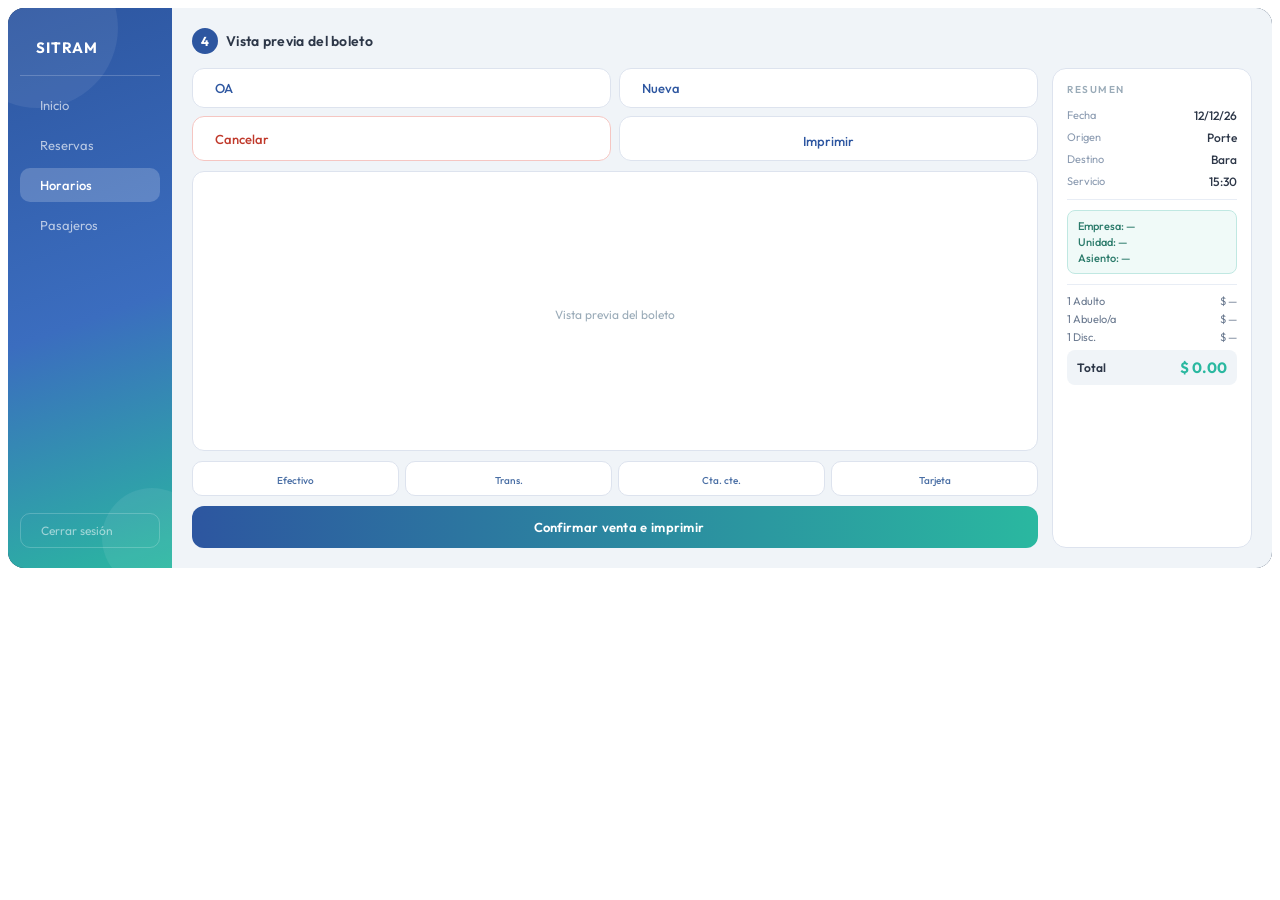
<file: ClaudioVer/index.html>
<!DOCTYPE html>
<html lang="es">
<head>
  <meta charset="UTF-8">
  <meta name="viewport" content="width=device-width, initial-scale=1.0">
  <title>SITRAM — Vista previa del boleto</title>
  <link rel="stylesheet" href="https://fonts.googleapis.com/css2?family=Outfit:wght@300;400;500;600;700&display=swap">
  <link rel="stylesheet" href="styles.css">
</head>
<body>

 
  <div class="sitram-root">
    <nav class="sidebar">
      <div class="orb orb1"></div>
      <div class="orb orb2"></div>
      <div class="sidebar-logo">
        <i class="ti ti-bus" aria-hidden="true"></i>
        <span>SITRAM</span>
      </div>
      <div class="nav-item"><i class="ti ti-home" aria-hidden="true"></i>Inicio</div>
      <div class="nav-item"><i class="ti ti-calendar-event" aria-hidden="true"></i>Reservas</div>
      <div class="nav-item active"><i class="ti ti-clock" aria-hidden="true"></i>Horarios</div>
      <div class="nav-item"><i class="ti ti-users" aria-hidden="true"></i>Pasajeros</div>
      <div class="nav-divider"></div>
      <div class="nav-logout"><i class="ti ti-logout" aria-hidden="true"></i>Cerrar sesión</div>
    </nav>

    <div class="main">
      <div class="step-bar">
        <div class="step-badge">4</div>
        <span class="step-title">Vista previa del boleto</span>
      </div>

      <div class="content-row">
        <div class="left-col">
          <div class="action-grid">
            <button class="solid-btn"><i class="ti ti-ticket" aria-hidden="true"></i>OA</button>
            <button class="solid-btn"><i class="ti ti-plus" aria-hidden="true"></i>Nueva</button>
            <button class="solid-btn danger"><i class="ti ti-x" aria-hidden="true"></i>Cancelar</button>
            <button class="print-btn-large" aria-label="Imprimir boleto">
              <i class="ti ti-printer" aria-hidden="true"></i>
              Imprimir
            </button>
          </div>

          <div class="ticket-preview-box">
            <i class="ti ti-file-text" aria-hidden="true"></i>
            <span>Vista previa del boleto</span>
          </div>

          <div class="payment-row">
            <button class="pay-btn"><i class="ti ti-cash" aria-hidden="true"></i>Efectivo</button>
            <button class="pay-btn"><i class="ti ti-arrows-exchange" aria-hidden="true"></i>Trans.</button>
            <button class="pay-btn"><i class="ti ti-building-bank" aria-hidden="true"></i>Cta. cte.</button>
            <button class="pay-btn"><i class="ti ti-credit-card" aria-hidden="true"></i>Tarjeta</button>
          </div>

          <button class="confirm-bar">
            <i class="ti ti-check" aria-hidden="true"></i>
            Confirmar venta e imprimir
          </button>
        </div>

        <div class="right-col">
          <div class="summary-card">
            <div class="summary-title">Resumen</div>
            <div class="summary-field">
              <span class="field-label">Fecha</span>
              <span class="field-value">12/12/26</span>
            </div>
            <div class="summary-field">
              <span class="field-label">Origen</span>
              <span class="field-value">Porte</span>
            </div>
            <div class="summary-field">
              <span class="field-label">Destino</span>
              <span class="field-value">Bara</span>
            </div>
            <div class="summary-field">
              <span class="field-label">Servicio</span>
              <span class="field-value">15:30</span>
            </div>
            <div class="summary-divider"></div>
            <div class="entity-badge">
              <div class="entity-row">Empresa: —</div>
              <div class="entity-row">Unidad: —</div>
              <div class="entity-row">Asiento: —</div>
            </div>
            <div class="summary-divider"></div>
            <div class="line-item"><span>1 Adulto</span><span>$ —</span></div>
            <div class="line-item"><span>1 Abuelo/a</span><span>$ —</span></div>
            <div class="line-item"><span>1 Disc.</span><span>$ —</span></div>
            <div class="total-row">
              <span class="total-label">Total</span>
              <span class="total-value">$ 0.00</span>
            </div>
          </div>
        </div>
      </div>
    </div>
  </div>

</body>
</html>
</file>
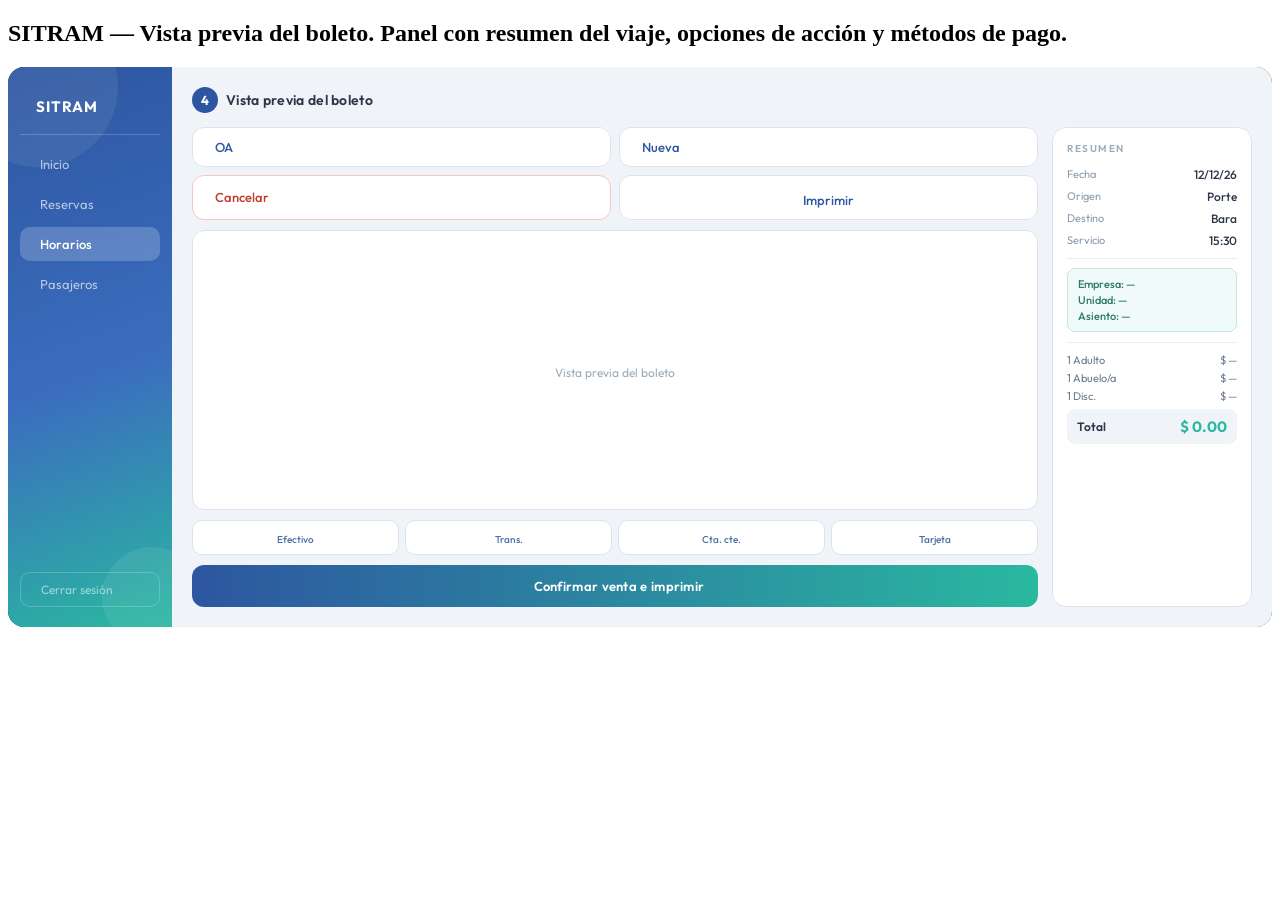
<file: proyectoepico/index.html>
<!DOCTYPE html>
<html lang="es">
<head>
  <meta charset="UTF-8">
  <meta name="viewport" content="width=device-width, initial-scale=1.0">
  <title>SITRAM — Vista previa del boleto</title>
  <link rel="stylesheet" href="https://fonts.googleapis.com/css2?family=Outfit:wght@300;400;500;600;700&display=swap">
  <link rel="stylesheet" href="styles.css">
</head>
<body>

  <h2 class="sr-only">SITRAM — Vista previa del boleto. Panel con resumen del viaje, opciones de acción y métodos de pago.</h2>

  <div class="sitram-root">
    <nav class="sidebar">
      <div class="orb orb1"></div>
      <div class="orb orb2"></div>
      <div class="sidebar-logo">
        <i class="ti ti-bus" aria-hidden="true"></i>
        <span>SITRAM</span>
      </div>
      <div class="nav-item"><i class="ti ti-home" aria-hidden="true"></i>Inicio</div>
      <div class="nav-item"><i class="ti ti-calendar-event" aria-hidden="true"></i>Reservas</div>
      <div class="nav-item active"><i class="ti ti-clock" aria-hidden="true"></i>Horarios</div>
      <div class="nav-item"><i class="ti ti-users" aria-hidden="true"></i>Pasajeros</div>
      <div class="nav-divider"></div>
      <div class="nav-logout"><i class="ti ti-logout" aria-hidden="true"></i>Cerrar sesión</div>
    </nav>

    <div class="main">
      <div class="step-bar">
        <div class="step-badge">4</div>
        <span class="step-title">Vista previa del boleto</span>
      </div>

      <div class="content-row">
        <div class="left-col">
          <div class="action-grid">
            <button class="solid-btn"><i class="ti ti-ticket" aria-hidden="true"></i>OA</button>
            <button class="solid-btn"><i class="ti ti-plus" aria-hidden="true"></i>Nueva</button>
            <button class="solid-btn danger"><i class="ti ti-x" aria-hidden="true"></i>Cancelar</button>
            <button class="print-btn-large" aria-label="Imprimir boleto">
              <i class="ti ti-printer" aria-hidden="true"></i>
              Imprimir
            </button>
          </div>

          <div class="ticket-preview-box">
            <i class="ti ti-file-text" aria-hidden="true"></i>
            <span>Vista previa del boleto</span>
          </div>

          <div class="payment-row">
            <button class="pay-btn"><i class="ti ti-cash" aria-hidden="true"></i>Efectivo</button>
            <button class="pay-btn"><i class="ti ti-arrows-exchange" aria-hidden="true"></i>Trans.</button>
            <button class="pay-btn"><i class="ti ti-building-bank" aria-hidden="true"></i>Cta. cte.</button>
            <button class="pay-btn"><i class="ti ti-credit-card" aria-hidden="true"></i>Tarjeta</button>
          </div>

          <button class="confirm-bar">
            <i class="ti ti-check" aria-hidden="true"></i>
            Confirmar venta e imprimir
          </button>
        </div>

        <div class="right-col">
          <div class="summary-card">
            <div class="summary-title">Resumen</div>
            <div class="summary-field">
              <span class="field-label">Fecha</span>
              <span class="field-value">12/12/26</span>
            </div>
            <div class="summary-field">
              <span class="field-label">Origen</span>
              <span class="field-value">Porte</span>
            </div>
            <div class="summary-field">
              <span class="field-label">Destino</span>
              <span class="field-value">Bara</span>
            </div>
            <div class="summary-field">
              <span class="field-label">Servicio</span>
              <span class="field-value">15:30</span>
            </div>
            <div class="summary-divider"></div>
            <div class="entity-badge">
              <div class="entity-row">Empresa: —</div>
              <div class="entity-row">Unidad: —</div>
              <div class="entity-row">Asiento: —</div>
            </div>
            <div class="summary-divider"></div>
            <div class="line-item"><span>1 Adulto</span><span>$ —</span></div>
            <div class="line-item"><span>1 Abuelo/a</span><span>$ —</span></div>
            <div class="line-item"><span>1 Disc.</span><span>$ —</span></div>
            <div class="total-row">
              <span class="total-label">Total</span>
              <span class="total-value">$ 0.00</span>
            </div>
          </div>
        </div>
      </div>
    </div>
  </div>

</body>
</html>
</file>
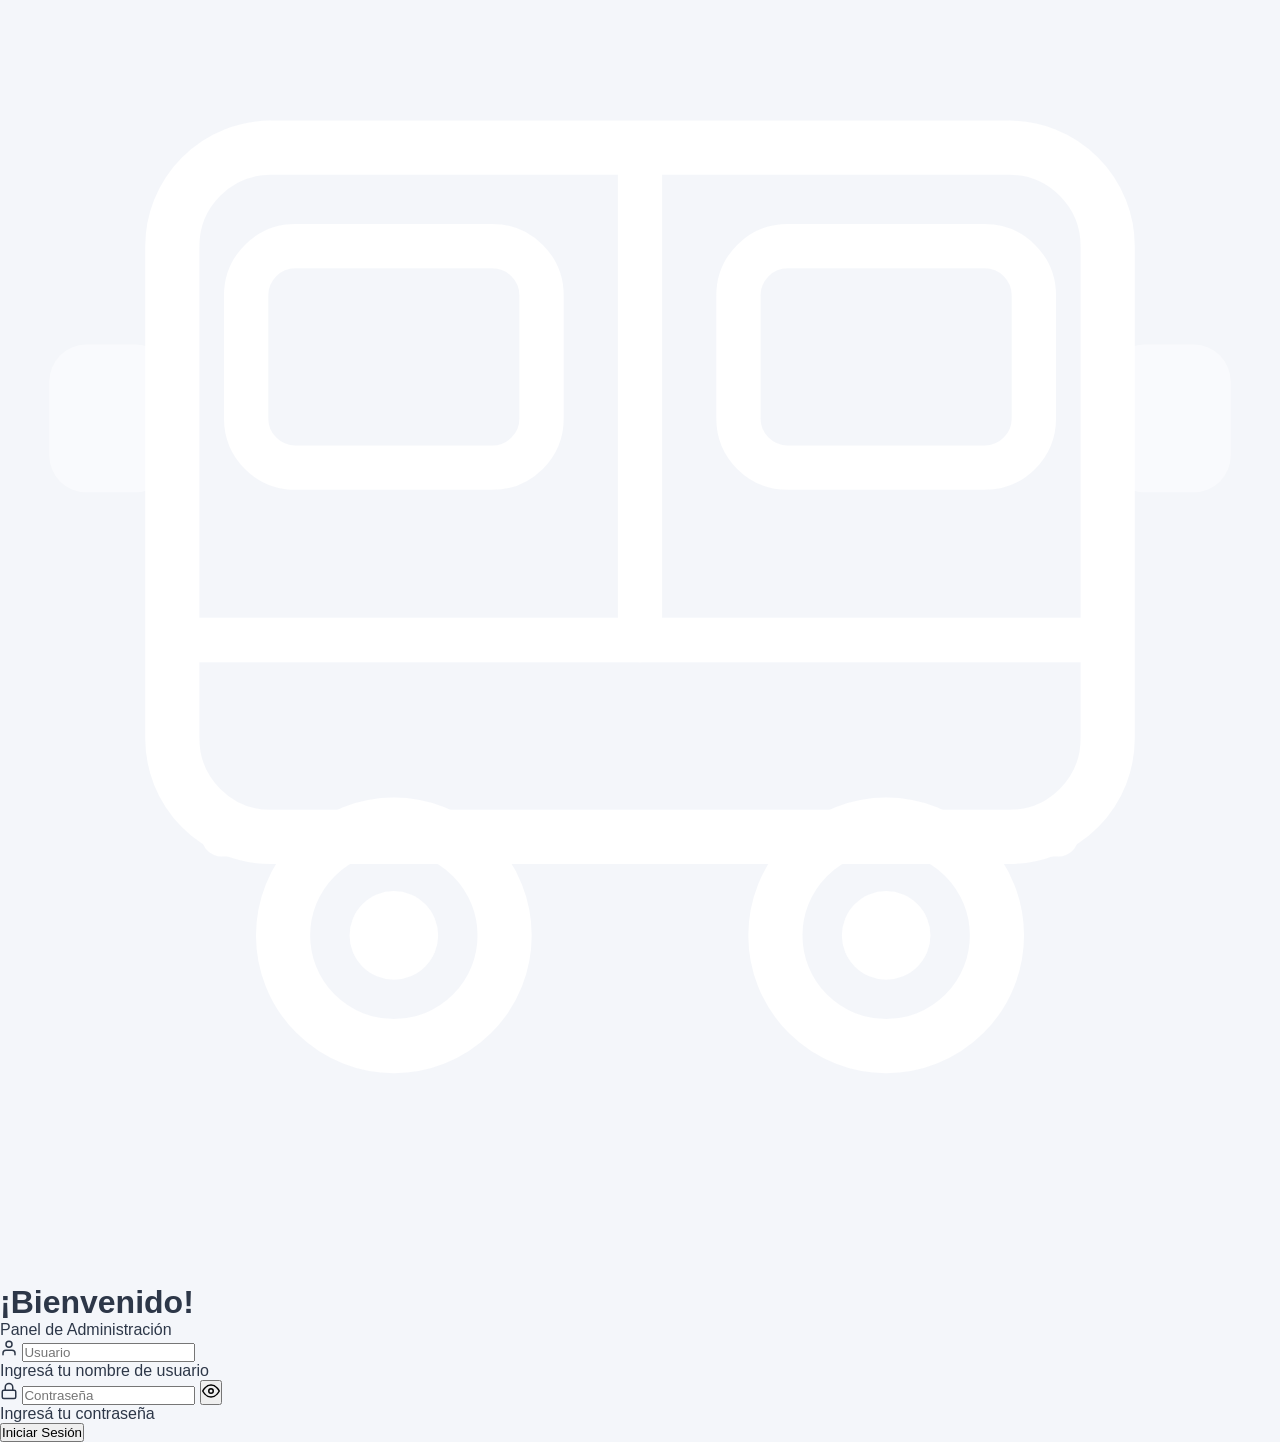
<file: login.html>
<!DOCTYPE html>
<html lang="es">
<head>
  <meta charset="UTF-8">
  <meta name="viewport" content="width=device-width, initial-scale=1.0">
  <title>Iniciar Sesion</title>
  <link rel="stylesheet" href="./assets/styles/styles.css">
</head>
<body>

  <div class="bg-circles">
    <span></span><span></span><span></span><span></span>
  </div>

  <div class="card">
    <div class="header">
      <div class="bus-icon" title="Panel de Administración">
        <svg viewBox="0 0 52 52" fill="none" xmlns="http://www.w3.org/2000/svg">
          <rect x="7" y="6" width="38" height="28" rx="4" stroke="white" stroke-width="2.2"/>
          <line x1="26" y1="6" x2="26" y2="26" stroke="white" stroke-width="1.8" stroke-linecap="round"/>
          <line x1="7" y1="26" x2="45" y2="26" stroke="white" stroke-width="1.8"/>
          <rect x="10" y="10" width="12" height="9" rx="2" stroke="white" stroke-width="1.8"/>
          <rect x="30" y="10" width="12" height="9" rx="2" stroke="white" stroke-width="1.8"/>
          <line x1="9" y1="34" x2="43" y2="34" stroke="white" stroke-width="1.6" stroke-linecap="round"/>
          <circle cx="16" cy="38" r="4.5" stroke="white" stroke-width="2.2"/>
          <circle cx="16" cy="38" r="1.8" fill="white"/>
          <circle cx="36" cy="38" r="4.5" stroke="white" stroke-width="2.2"/>
          <circle cx="36" cy="38" r="1.8" fill="white"/>
          <rect x="2" y="14" width="5" height="6" rx="1.5" fill="rgba(255,255,255,0.45)"/>
          <rect x="45" y="14" width="5" height="6" rx="1.5" fill="rgba(255,255,255,0.45)"/>
        </svg>
      </div>
      <h1>¡Bienvenido!</h1>
      <p class="subtitle">Panel de Administración</p>
    </div>

    <div class="form-group">
      <div class="input-wrapper">
        <span class="input-icon" aria-hidden="true">
          <svg width="18" height="18" viewBox="0 0 24 24" fill="none" stroke="currentColor" stroke-width="2" stroke-linecap="round" stroke-linejoin="round">
            <path d="M20 21v-2a4 4 0 0 0-4-4H8a4 4 0 0 0-4 4v2"/><circle cx="12" cy="7" r="4"/>
          </svg>
        </span>
        <input type="text" id="usuario" placeholder="Usuario" autocomplete="username" spellcheck="false"/>
      </div>
      <p class="error-msg" id="err-usuario">Ingresá tu nombre de usuario</p>
    </div>

    <div class="form-group">
      <div class="input-wrapper">
        <span class="input-icon" aria-hidden="true">
          <svg width="18" height="18" viewBox="0 0 24 24" fill="none" stroke="currentColor" stroke-width="2" stroke-linecap="round" stroke-linejoin="round">
            <rect x="3" y="11" width="18" height="11" rx="2"/><path d="M7 11V7a5 5 0 0 1 10 0v4"/>
          </svg>
        </span>
        <input type="password" id="contrasena" placeholder="Contraseña" autocomplete="current-password"/>
        <button class="toggle-pw" type="button" id="togglePw" aria-label="Mostrar contraseña">
          <svg id="eyeIcon" width="18" h  eight="18" viewBox="0 0 24 24" fill="none" stroke="currentColor" stroke-width="2" stroke-linecap="round" stroke-linejoin="round">
            <path d="M1 12s4-8 11-8 11 8 11 8-4 8-11 8-11-8-11-8z"/><circle cx="12" cy="12" r="3"/>
          </svg>
        </button>
      </div>
      <p class="error-msg" id="err-contrasena">Ingresá tu contraseña</p>
    </div>

    <button class="btn-submit" id="btnLogin" onclick="handleLogin()">
      <span class="btn-text">Iniciar Sesión</span>
      <div class="spinner"></div>
    </button>
  </div>

  <div class="toast" id="toast"></div>

  <script src="./js/main.js"></script>
</body>
</html>
</file>
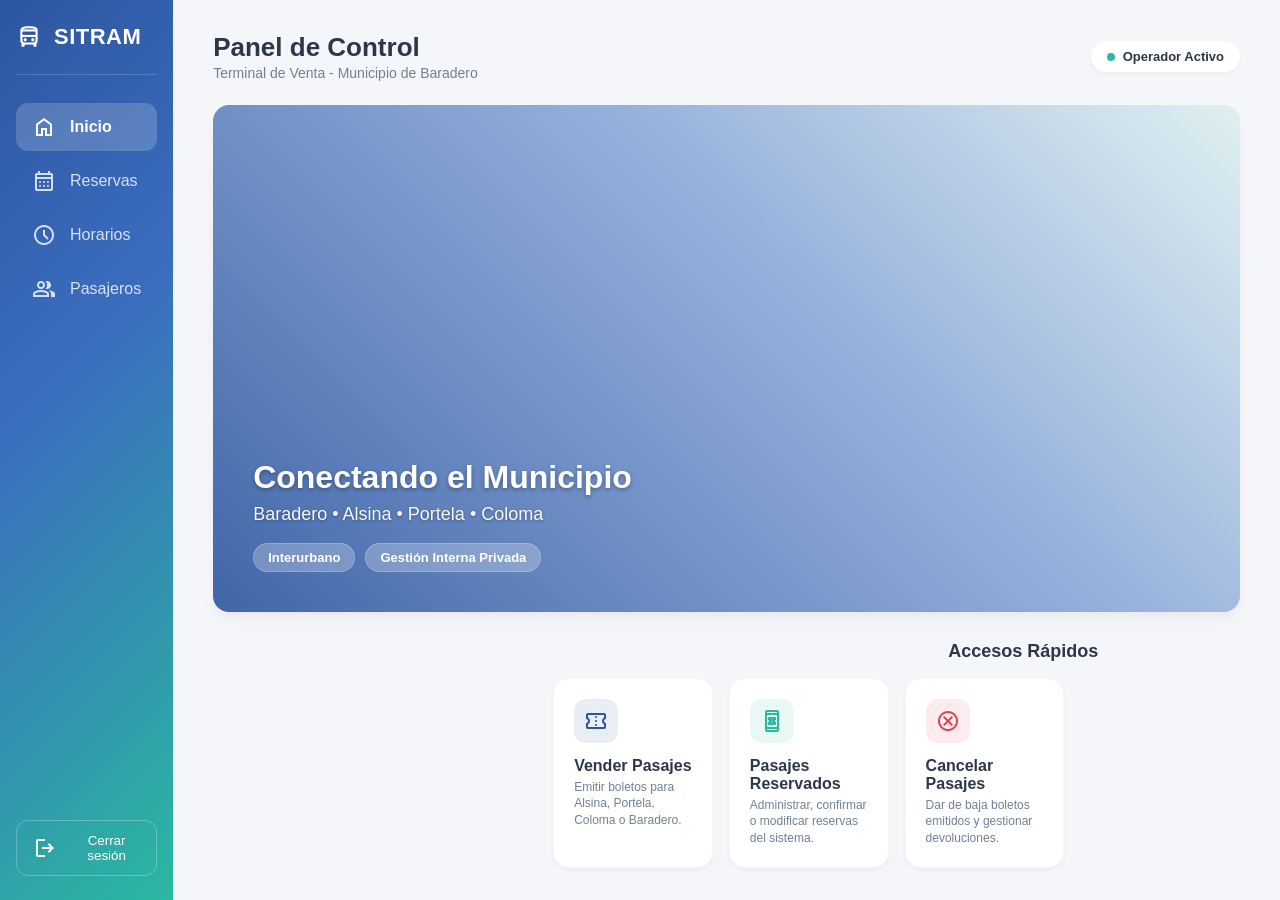
<file: sidebar.html>
<!DOCTYPE html>
<html lang="es">
<head>
    <meta charset="UTF-8">
    <meta name="viewport" content="width=device-width, initial-scale=1.0">
    <title>SITRAM - Inicio</title>
    <!-- Iconos de Google Material Symbols -->
    <link rel="stylesheet" href="https://fonts.googleapis.com/css2?family=Material+Symbols+Outlined:opsz,wght,FILL,GRAD@24,400,0,0" />
    <link rel="stylesheet" href="./assets/styles/styles.css">
</head>
<body>

    <div class="app-container">
        <!-- SIDEBAR CON EL DEGRADADO EXACTO -->
        <aside class="sidebar">
            <div class="sidebar-header">
                <span class="material-symbols-outlined icon-bus">directions_bus</span>
                <h1 class="brand-title">SITRAM</h1>
            </div>
            
            <nav class="sidebar-nav">
                <a href="#" class="nav-item active">
                    <span class="material-symbols-outlined">home</span>
                    Inicio
                </a>
                <a href="#" class="nav-item">
                    <span class="material-symbols-outlined">calendar_month</span>
                    Reservas
                </a>
                <a href="#" class="nav-item">
                    <span class="material-symbols-outlined">schedule</span>
                    Horarios
                </a>
                <a href="#" class="nav-item">
                    <span class="material-symbols-outlined">group</span>
                    Pasajeros
                </a>
            </nav>

            <div class="sidebar-footer">
                <button class="btn-logout">
                    <span class="material-symbols-outlined">logout</span>
                    Cerrar sesión
                </button>
            </div>
        </aside>

        <!-- MAIN CONTENT -->
        <main class="main-content">
            
            <!-- HEADER DE BIENVENIDA -->
            <header class="content-header">
                <div class="welcome-text">
                    <h2>Panel de Control</h2>
                    <p>Terminal de Venta - Municipio de Baradero</p>
                </div>
                <div class="system-status">
                    <span class="status-indicator"></span> Operador Activo
                </div>
            </header>

            <!-- IMAGEN HORIZONTAL AGRANDADA Y OPTIMIZADA -->
            <section class="home-banner-horizontal">
                <div class="banner-overlay"></div>
                <div class="banner-content">
                    <h3>Conectando el Municipio</h3>
                    <p>Baradero • Alsina • Portela • Coloma</p>
                    <div class="route-tags">
                        <span class="tag">Interurbano</span>
                        <span class="tag">Gestión Interna Privada</span>
                    </div>
                </div>
            </section>

            <!-- 4 BOTONES EN HORIZONTAL INFERIOR -->
            <section class="quick-actions-horizontal">
                <h3 class="acceso">Accesos Rápidos</h3>
                <div class="grid-actions-horizontal">
                    
                    <button class="action-card btn-vender" onclick="navigate('vender')">
                        <div class="card-icon-wrapper">
                            <span class="material-symbols-outlined">confirmation_number</span>
                        </div>
                        <div class="card-info">
                            <h4>Vender Pasajes</h4>
                            <p>Emitir boletos para Alsina, Portela, Coloma o Baradero.</p>
                        </div>
                    </button>

                    
                    <button class="action-card btn-reservas" onclick="navigate('reservas')">
                        <div class="card-icon-wrapper">
                            <span class="material-symbols-outlined">book_online</span>
                        </div>
                        <div class="card-info">
                            <h4>Pasajes Reservados</h4>
                            <p>Administrar, confirmar o modificar reservas del sistema.</p>
                        </div>
                    </button>

                    <button class="action-card btn-cancelar" onclick="navigate('cancelar')">
                        <div class="card-icon-wrapper">
                            <span class="material-symbols-outlined">cancel</span>
                        </div>
                        <div class="card-info">
                            <h4>Cancelar Pasajes</h4>
                            <p>Dar de baja boletos emitidos y gestionar devoluciones.</p>
                        </div>
                    </button>

                </div>
            </section>
        </main>
    </div>

    <script src="./js/main.js"></script>
</body>
</html>
</file>
<file: ClaudioVer/styles.css>
/* ==========================================================================
   Contenedor Raíz y Estructura Base
   ========================================================================== */
.sitram-root {
  font-family: 'Outfit', sans-serif;
  min-height: 560px;
  background: #1a2e4a;
  display: flex;
  border-radius: 16px;
  overflow: hidden;
  position: relative;
}

/* ==========================================================================
   Barra Lateral (Sidebar)
   ========================================================================== */
.sidebar {
  width: 140px;
  background: linear-gradient(160deg, #2d56a0 0%, #3b6dbf 55%, #2ab8a0 100%);
  padding: 20px 12px;
  display: flex;
  flex-direction: column;
  gap: 6px;
  flex-shrink: 0;
  position: relative;
  overflow: hidden;
}

/* Orbes decorativos de fondo en el menú */
.orb {
  position: absolute;
  border-radius: 50%;
  background: rgba(255,255,255,0.07);
  pointer-events: none;
}
.orb1 { width: 160px; height: 160px; top: -60px; left: -50px; }
.orb2 { width: 100px; height: 100px; bottom: -20px; right: -30px; }

/* Logo del sistema */
.sidebar-logo {
  display: flex;
  align-items: center;
  gap: 8px;
  padding: 10px 8px 18px;
  border-bottom: 0.5px solid rgba(255,255,255,0.2);
  margin-bottom: 6px;
  position: relative;
}
.sidebar-logo i { font-size: 20px; color: #fff; }
.sidebar-logo span { font-size: 15px; font-weight: 700; color: #fff; letter-spacing: 1px; }

/* Elementos de menú e ítems activos */
.nav-item {
  padding: 9px 12px;
  border-radius: 10px;
  font-size: 13px;
  color: rgba(255,255,255,0.65);
  cursor: pointer;
  display: flex;
  align-items: center;
  gap: 8px;
  transition: background 0.2s, color 0.2s;
  font-weight: 400;
  position: relative;
}
.nav-item:hover { background: rgba(255,255,255,0.12); color: #fff; }
.nav-item.active { background: rgba(255,255,255,0.2); color: #fff; font-weight: 500; }
.nav-item i { font-size: 16px; }

/* Espaciador y botón de cerrar sesión */
.nav-divider { flex: 1; }
.nav-logout {
  padding: 9px 12px;
  border-radius: 10px;
  font-size: 12px;
  color: rgba(255,255,255,0.55);
  cursor: pointer;
  display: flex;
  align-items: center;
  gap: 8px;
  border: 0.5px solid rgba(255,255,255,0.2);
  position: relative;
}
.nav-logout:hover { background: rgba(255,255,255,0.1); color: #fff; }
.nav-logout i { font-size: 15px; }

/* ==========================================================================
   Contenido Principal (Main) y Distribución
   ========================================================================== */
.main {
  flex: 1;
  padding: 20px;
  display: flex;
  flex-direction: column;
  gap: 14px;
  background: #f0f4f8;
  overflow: hidden;
}

/* Indicador de paso actual (Step) */
.step-bar { display: flex; align-items: center; gap: 8px; }
.step-badge {
  width: 26px; height: 26px;
  border-radius: 50%;
  background: #2d56a0;
  color: #fff;
  font-size: 13px;
  font-weight: 700;
  display: flex; align-items: center; justify-content: center;
  flex-shrink: 0;
}
.step-title { font-size: 14px; font-weight: 600; color: #2d3748; letter-spacing: 0.3px; }

/* Grid de distribución en dos columnas */
.content-row {
  display: grid;
  grid-template-columns: 1fr 200px;
  gap: 14px;
  flex: 1;
}
.left-col { display: flex; flex-direction: column; gap: 10px; }
.right-col { display: flex; flex-direction: column; gap: 10px; }

/* ==========================================================================
   Sección de Acciones, Boleto y Pagos (Columna Izquierda)
   ========================================================================== */
/* Grid de botones de la parte superior */
.action-grid {
  display: grid;
  grid-template-columns: 1fr 1fr;
  gap: 8px;
}

/* Botones estándar (OA, Nueva, Cancelar) */
.solid-btn {
  background: #fff;
  border: 1px solid #dde3ee;
  border-radius: 12px;
  padding: 11px 14px;
  color: #2d56a0;
  font-size: 13px;
  font-weight: 500;
  cursor: pointer;
  display: flex;
  align-items: center;
  gap: 8px;
  font-family: 'Outfit', sans-serif;
  transition: background 0.2s, border-color 0.2s;
}
.solid-btn:hover { background: #eef2fa; border-color: #3b6dbf; }
.solid-btn i { font-size: 16px; }

/* Variante de peligro para botón Cancelar */
.solid-btn.danger { color: #c0392b; border-color: #f5c6c2; }
.solid-btn.danger:hover { background: #fff5f4; border-color: #e74c3c; }

/* Botón grande para Imprimir */
.print-btn-large {
  background: #fff;
  border: 1px solid #dde3ee;
  border-radius: 12px;
  padding: 11px 14px;
  color: #2d56a0;
  font-family: 'Outfit', sans-serif;
  font-size: 13px;
  cursor: pointer;
  display: flex;
  flex-direction: column;
  align-items: center;
  justify-content: center;
  gap: 5px;
  font-weight: 500;
  transition: background 0.2s;
  width: 100%;
}
.print-btn-large:hover { background: #eef2fa; }
.print-btn-large i { font-size: 26px; color: #3b6dbf; }

/* Contenedor central gris para simular la vista previa */
.ticket-preview-box {
  flex: 1;
  background: #fff;
  border: 1px solid #dde3ee;
  border-radius: 12px;
  display: flex;
  align-items: center;
  justify-content: center;
  flex-direction: column;
  gap: 6px;
  min-height: 80px;
}
.ticket-preview-box i { font-size: 30px; color: #c5d0e0; }
.ticket-preview-box span { font-size: 12px; color: #9aabb8; }

/* Fila de métodos de pago */
.payment-row {
  display: grid;
  grid-template-columns: repeat(4, 1fr);
  gap: 6px;
}
.pay-btn {
  background: #fff;
  border: 1px solid #dde3ee;
  border-radius: 10px;
  padding: 8px 4px;
  color: #4a6fa5;
  font-family: 'Outfit', sans-serif;
  font-size: 10px;
  cursor: pointer;
  display: flex;
  flex-direction: column;
  align-items: center;
  gap: 4px;
  font-weight: 500;
  transition: background 0.2s, border-color 0.2s;
}
.pay-btn:hover { background: #eef2fa; border-color: #3b6dbf; color: #2d56a0; }
.pay-btn i { font-size: 16px; }

/* Barra final de confirmación (Degradado Verde/Azul) */
.confirm-bar {
  background: linear-gradient(90deg, #2d56a0, #2ab8a0);
  border: none;
  border-radius: 12px;
  padding: 13px 18px;
  color: #fff;
  font-size: 13px;
  font-weight: 600;
  cursor: pointer;
  display: flex;
  align-items: center;
  justify-content: center;
  gap: 8px;
  letter-spacing: 0.3px;
  font-family: 'Outfit', sans-serif;
  transition: opacity 0.2s;
}
.confirm-bar:hover { opacity: 0.9; }
.confirm-bar i { font-size: 17px; }

/* ==========================================================================
   Tarjeta de Resumen de Viaje (Columna Derecha)
   ========================================================================== */
.summary-card {
  background: #fff;
  border: 1px solid #dde3ee;
  border-radius: 14px;
  padding: 14px;
  flex: 1;
}
.summary-title {
  font-size: 10px;
  font-weight: 600;
  color: #9aabb8;
  letter-spacing: 1.5px;
  text-transform: uppercase;
  margin-bottom: 12px;
}

/* Campos de datos clave (Fecha, Origen, Destino) */
.summary-field {
  display: flex;
  justify-content: space-between;
  align-items: flex-start;
  margin-bottom: 7px;
}
.field-label { font-size: 11px; color: #8a9ab0; font-weight: 400; }
.field-value { font-size: 12px; color: #2d3748; font-weight: 500; text-align: right; }

.summary-divider { height: 0.5px; background: #e8edf5; margin: 10px 0; }

/* Tarjeta interna verde para los datos específicos de la empresa */
.entity-badge {
  background: #f0faf8;
  border: 1px solid #c0e8e2;
  border-radius: 8px;
  padding: 8px 10px;
  margin-bottom: 10px;
}
.entity-row { font-size: 11px; color: #2a7a6a; margin-bottom: 2px; font-weight: 500; }
.entity-row:last-child { margin-bottom: 0; }

/* Filas con precio e ítems individuales */
.line-item {
  display: flex;
  justify-content: space-between;
  font-size: 11px;
  color: #6b7a90;
  margin-bottom: 4px;
}

/* Sección de costo total */
.total-row {
  display: flex;
  justify-content: space-between;
  align-items: center;
  background: #f0f4f8;
  border-radius: 8px;
  padding: 8px 10px;
  margin-top: 6px;
}
.total-label { font-size: 12px; font-weight: 600; color: #2d3748; }
.total-value { font-size: 15px; font-weight: 700; color: #2ab8a0; }
</file>
<file: proyectoepico/styles.css>
/* ==========================================================================
   Contenedor Raíz y Estructura Base
   ========================================================================== */
.sitram-root {
  font-family: 'Outfit', sans-serif;
  min-height: 560px;
  background: #1a2e4a;
  display: flex;
  border-radius: 16px;
  overflow: hidden;
  position: relative;
}

/* ==========================================================================
   Barra Lateral (Sidebar)
   ========================================================================== */
.sidebar {
  width: 140px;
  background: linear-gradient(160deg, #2d56a0 0%, #3b6dbf 55%, #2ab8a0 100%);
  padding: 20px 12px;
  display: flex;
  flex-direction: column;
  gap: 6px;
  flex-shrink: 0;
  position: relative;
  overflow: hidden;
}

/* Orbes decorativos de fondo en el menú */
.orb {
  position: absolute;
  border-radius: 50%;
  background: rgba(255,255,255,0.07);
  pointer-events: none;
}
.orb1 { width: 160px; height: 160px; top: -60px; left: -50px; }
.orb2 { width: 100px; height: 100px; bottom: -20px; right: -30px; }

/* Logo del sistema */
.sidebar-logo {
  display: flex;
  align-items: center;
  gap: 8px;
  padding: 10px 8px 18px;
  border-bottom: 0.5px solid rgba(255,255,255,0.2);
  margin-bottom: 6px;
  position: relative;
}
.sidebar-logo i { font-size: 20px; color: #fff; }
.sidebar-logo span { font-size: 15px; font-weight: 700; color: #fff; letter-spacing: 1px; }

/* Elementos de menú e ítems activos */
.nav-item {
  padding: 9px 12px;
  border-radius: 10px;
  font-size: 13px;
  color: rgba(255,255,255,0.65);
  cursor: pointer;
  display: flex;
  align-items: center;
  gap: 8px;
  transition: background 0.2s, color 0.2s;
  font-weight: 400;
  position: relative;
}
.nav-item:hover { background: rgba(255,255,255,0.12); color: #fff; }
.nav-item.active { background: rgba(255,255,255,0.2); color: #fff; font-weight: 500; }
.nav-item i { font-size: 16px; }

/* Espaciador y botón de cerrar sesión */
.nav-divider { flex: 1; }
.nav-logout {
  padding: 9px 12px;
  border-radius: 10px;
  font-size: 12px;
  color: rgba(255,255,255,0.55);
  cursor: pointer;
  display: flex;
  align-items: center;
  gap: 8px;
  border: 0.5px solid rgba(255,255,255,0.2);
  position: relative;
}
.nav-logout:hover { background: rgba(255,255,255,0.1); color: #fff; }
.nav-logout i { font-size: 15px; }

/* ==========================================================================
   Contenido Principal (Main) y Distribución
   ========================================================================== */
.main {
  flex: 1;
  padding: 20px;
  display: flex;
  flex-direction: column;
  gap: 14px;
  background: #f0f4f8;
  overflow: hidden;
}

/* Indicador de paso actual (Step) */
.step-bar { display: flex; align-items: center; gap: 8px; }
.step-badge {
  width: 26px; height: 26px;
  border-radius: 50%;
  background: #2d56a0;
  color: #fff;
  font-size: 13px;
  font-weight: 700;
  display: flex; align-items: center; justify-content: center;
  flex-shrink: 0;
}
.step-title { font-size: 14px; font-weight: 600; color: #2d3748; letter-spacing: 0.3px; }

/* Grid de distribución en dos columnas */
.content-row {
  display: grid;
  grid-template-columns: 1fr 200px;
  gap: 14px;
  flex: 1;
}
.left-col { display: flex; flex-direction: column; gap: 10px; }
.right-col { display: flex; flex-direction: column; gap: 10px; }

/* ==========================================================================
   Sección de Acciones, Boleto y Pagos (Columna Izquierda)
   ========================================================================== */
/* Grid de botones de la parte superior */
.action-grid {
  display: grid;
  grid-template-columns: 1fr 1fr;
  gap: 8px;
}

/* Botones estándar (OA, Nueva, Cancelar) */
.solid-btn {
  background: #fff;
  border: 1px solid #dde3ee;
  border-radius: 12px;
  padding: 11px 14px;
  color: #2d56a0;
  font-size: 13px;
  font-weight: 500;
  cursor: pointer;
  display: flex;
  align-items: center;
  gap: 8px;
  font-family: 'Outfit', sans-serif;
  transition: background 0.2s, border-color 0.2s;
}
.solid-btn:hover { background: #eef2fa; border-color: #3b6dbf; }
.solid-btn i { font-size: 16px; }

/* Variante de peligro para botón Cancelar */
.solid-btn.danger { color: #c0392b; border-color: #f5c6c2; }
.solid-btn.danger:hover { background: #fff5f4; border-color: #e74c3c; }

/* Botón grande para Imprimir */
.print-btn-large {
  background: #fff;
  border: 1px solid #dde3ee;
  border-radius: 12px;
  padding: 11px 14px;
  color: #2d56a0;
  font-family: 'Outfit', sans-serif;
  font-size: 13px;
  cursor: pointer;
  display: flex;
  flex-direction: column;
  align-items: center;
  justify-content: center;
  gap: 5px;
  font-weight: 500;
  transition: background 0.2s;
  width: 100%;
}
.print-btn-large:hover { background: #eef2fa; }
.print-btn-large i { font-size: 26px; color: #3b6dbf; }

/* Contenedor central gris para simular la vista previa */
.ticket-preview-box {
  flex: 1;
  background: #fff;
  border: 1px solid #dde3ee;
  border-radius: 12px;
  display: flex;
  align-items: center;
  justify-content: center;
  flex-direction: column;
  gap: 6px;
  min-height: 80px;
}
.ticket-preview-box i { font-size: 30px; color: #c5d0e0; }
.ticket-preview-box span { font-size: 12px; color: #9aabb8; }

/* Fila de métodos de pago */
.payment-row {
  display: grid;
  grid-template-columns: repeat(4, 1fr);
  gap: 6px;
}
.pay-btn {
  background: #fff;
  border: 1px solid #dde3ee;
  border-radius: 10px;
  padding: 8px 4px;
  color: #4a6fa5;
  font-family: 'Outfit', sans-serif;
  font-size: 10px;
  cursor: pointer;
  display: flex;
  flex-direction: column;
  align-items: center;
  gap: 4px;
  font-weight: 500;
  transition: background 0.2s, border-color 0.2s;
}
.pay-btn:hover { background: #eef2fa; border-color: #3b6dbf; color: #2d56a0; }
.pay-btn i { font-size: 16px; }

/* Barra final de confirmación (Degradado Verde/Azul) */
.confirm-bar {
  background: linear-gradient(90deg, #2d56a0, #2ab8a0);
  border: none;
  border-radius: 12px;
  padding: 13px 18px;
  color: #fff;
  font-size: 13px;
  font-weight: 600;
  cursor: pointer;
  display: flex;
  align-items: center;
  justify-content: center;
  gap: 8px;
  letter-spacing: 0.3px;
  font-family: 'Outfit', sans-serif;
  transition: opacity 0.2s;
}
.confirm-bar:hover { opacity: 0.9; }
.confirm-bar i { font-size: 17px; }

/* ==========================================================================
   Tarjeta de Resumen de Viaje (Columna Derecha)
   ========================================================================== */
.summary-card {
  background: #fff;
  border: 1px solid #dde3ee;
  border-radius: 14px;
  padding: 14px;
  flex: 1;
}
.summary-title {
  font-size: 10px;
  font-weight: 600;
  color: #9aabb8;
  letter-spacing: 1.5px;
  text-transform: uppercase;
  margin-bottom: 12px;
}

/* Campos de datos clave (Fecha, Origen, Destino) */
.summary-field {
  display: flex;
  justify-content: space-between;
  align-items: flex-start;
  margin-bottom: 7px;
}
.field-label { font-size: 11px; color: #8a9ab0; font-weight: 400; }
.field-value { font-size: 12px; color: #2d3748; font-weight: 500; text-align: right; }

.summary-divider { height: 0.5px; background: #e8edf5; margin: 10px 0; }

/* Tarjeta interna verde para los datos específicos de la empresa */
.entity-badge {
  background: #f0faf8;
  border: 1px solid #c0e8e2;
  border-radius: 8px;
  padding: 8px 10px;
  margin-bottom: 10px;
}
.entity-row { font-size: 11px; color: #2a7a6a; margin-bottom: 2px; font-weight: 500; }
.entity-row:last-child { margin-bottom: 0; }

/* Filas con precio e ítems individuales */
.line-item {
  display: flex;
  justify-content: space-between;
  font-size: 11px;
  color: #6b7a90;
  margin-bottom: 4px;
}

/* Sección de costo total */
.total-row {
  display: flex;
  justify-content: space-between;
  align-items: center;
  background: #f0f4f8;
  border-radius: 8px;
  padding: 8px 10px;
  margin-top: 6px;
}
.total-label { font-size: 12px; font-weight: 600; color: #2d3748; }
.total-value { font-size: 15px; font-weight: 700; color: #2ab8a0; }
</file>
<file: assets/styles/styles.css>
/* --- CONFIGURACIÓN GENERAL Y PALETA --- */
:root {
    --bg-app: #f4f6fa;
    --text-dark: #2d3748;
    --text-muted: #718096;
    --white: #ffffff;
    --shadow-sm: 0 2px 4px rgba(0,0,0,0.04);
    --shadow-md: 0 10px 15px -3px rgba(0,0,0,0.05);
    --transition: all 0.3s cubic-bezier(0.4, 0, 0.2, 1);
}

* {
    margin: 0;
    padding: 0;
    box-sizing: border-box;
    font-family: 'Segoe UI', Tahoma, Geneva, Verdana, sans-serif;
}

body {
    background-color: var(--bg-app);
    color: var(--text-dark);
    height: 100vh;
    overflow: hidden;
}

.app-container {
    display: flex;
    height: 100vh;
    width: 100vw;
}

/* --- SIDEBAR EXACTA CON DEGRADADO --- */
.sidebar {
    width: 250px;
    background: linear-gradient(135deg, #2d56a0 0%, #3b6dbf 40%, #2ab8a0 100%);
    color: var(--white);
    display: flex;
    flex-direction: column;
    padding: 24px 16px;
    position: relative;
    justify-content: space-between;
}

.sidebar-header {
    display: flex;
    align-items: center;
    gap: 12px;
    padding-bottom: 24px;
    border-bottom: 1px solid rgba(255, 255, 255, 0.15);
}

.icon-bus {
    font-size: 26px !important;
}

.brand-title {
    font-size: 22px;
    font-weight: 700;
    letter-spacing: 0.5px;
}

.sidebar-nav {
    display: flex;
    flex-direction: column;
    gap: 6px;
    margin-top: 28px;
    flex-grow: 1;
}

.nav-item {
    display: flex;
    align-items: center;
    gap: 14px;
    color: rgba(255, 255, 255, 0.8);
    text-decoration: none;
    padding: 12px 16px;
    border-radius: 12px;
    font-weight: 500;
    transition: var(--transition);
}

.nav-item:hover {
    background-color: rgba(255, 255, 255, 0.1);
    color: var(--white);
    transform: translateX(4px);
}

.nav-item.active {
    background-color: rgba(255, 255, 255, 0.18);
    color: var(--white);
    font-weight: 600;
}

.btn-logout {
    width: 100%;
    background: transparent;
    border: 1px solid rgba(255, 255, 255, 0.25);
    color: var(--white);
    padding: 12px;
    border-radius: 12px;
    display: flex;
    align-items: center;
    justify-content: flex-start;
    padding-left: 16px;
    gap: 12px;
    cursor: pointer;
    font-weight: 500;
    transition: var(--transition);
}

.btn-logout:hover {
    background: rgba(255, 255, 255, 0.1);
    border-color: rgba(255, 255, 255, 0.4);
}


/* --- MAIN CONTENT AREA --- */
.main-content {
    flex-grow: 1;
    padding: 32px 40px;
    display: flex;
    flex-direction: column;
    gap: 24px;
    overflow-y: auto;
}

.content-header {
    display: flex;
    justify-content: space-between;
    align-items: center;
}

.welcome-text h2 {
    font-size: 26px;
    color: var(--text-dark);
    font-weight: 700;
}

.welcome-text p {
    color: var(--text-muted);
    margin-top: 2px;
    font-size: 14px;
}

.system-status {
    background-color: var(--white);
    padding: 8px 16px;
    border-radius: 20px;
    font-size: 13px;
    font-weight: 600;
    display: flex;
    align-items: center;
    gap: 8px;
    box-shadow: var(--shadow-sm);
}

.status-indicator {
    width: 8px;
    height: 8px;
    background-color: #2ab8a0;
    border-radius: 50%;
    display: inline-block;
}


/* --- SECCIÓN IMAGEN AGRANDADA Y MEJOR RESOLUCIÓN --- */
.home-banner-horizontal {
    height: 545px; /* Mayor espacio vertical solicitado */
    width: 100%;
    background-image: url('https://elpinardebaradero.com.ar/wp-content/uploads/2023/03/baradero-balneario-municipal-1.jpg');
    background-size: cover; /* Ajusta la resolución de forma perfecta sin deformar */
    background-position: center 40%; 
    background-repeat: no-repeat;
    border-radius: 16px;
    position: relative;
    display: flex;
    align-items: flex-end; 
    padding: 40px;
    box-shadow: var(--shadow-md);
    overflow: hidden;
}

/* Filtro de marca con opacidad balanceada */
.banner-overlay {
    position: absolute;
    top: 0;
    left: 0;
    width: 100%;
    height: 100%;
    background: linear-gradient(45deg, rgba(45, 86, 160, 0.9) 0%, rgba(59, 109, 191, 0.5) 60%, rgba(42, 184, 160, 0.1) 100%);
    z-index: 1;
}

.banner-content {
    position: relative;
    z-index: 2;
    color: var(--white);
}

.banner-content h3 {
    font-size: 32px;
    font-weight: 700;
    margin-bottom: 8px;
    text-shadow: 0 2px 4px rgba(0,0,0,0.3);
}

.banner-content p {
    color: rgba(255, 255, 255, 0.95);
    font-size: 18px;
    margin-bottom: 18px;
    text-shadow: 0 1px 3px rgba(0,0,0,0.3);
}

.route-tags {
    display: flex;
    gap: 10px;
}

.tag {
    background: rgba(255, 255, 255, 0.25);
    border: 1px solid rgba(255, 255, 255, 0.2);
    padding: 6px 14px;
    border-radius: 30px;
    font-size: 13px;
    font-weight: 600;
    backdrop-filter: blur(5px);
}


/* --- SECCIÓN BOTONES EN HORIZONTAL (AHORA SON 4 COLES) --- */
.quick-actions-horizontal {
    display: flex;
    flex-direction: column;
    gap: 16px;
    margin-top: 5px;
}

.quick-actions-horizontal h3 {
    font-size: 18px;
    color: var(--text-dark);
    font-weight: 600;
}

.grid-actions-horizontal {
    display: grid;
    grid-template-columns: repeat(4, 1fr); /* Grilla adaptada a 4 columnas */
    gap: 16px;
    margin-left: 340px;
}

/* --- TARJETAS DE ACCIÓN --- */
.action-card {
    background-color: var(--white);
    border: 1px solid rgba(0, 0, 0, 0.03);
    border-radius: 16px;
    padding: 20px;
    display: flex;
    flex-direction: column;
    align-items: flex-start;
    gap: 14px;
    cursor: pointer;
    text-align: left;
    box-shadow: var(--shadow-sm);
    transition: var(--transition);
}

.card-icon-wrapper {
    width: 44px;
    height: 44px;
    border-radius: 12px;
    display: flex;
    align-items: center;
    justify-content: center;
    transition: var(--transition);
}

.card-icon-wrapper span {
    font-size: 24px;
}

.card-info h4 {
    font-size: 16px;
    color: var(--text-dark);
    margin-bottom: 4px;
    font-weight: 600;
    
}

.card-info p {
    font-size: 12px;
    color: var(--text-muted);
    line-height: 1.4;
}

/* Hovers e Identificadores visuales */
.btn-vender .card-icon-wrapper { background-color: rgba(45, 86, 160, 0.1); color: #2d56a0; }
.btn-vender:hover { transform: translateY(-4px); box-shadow: 0 12px 20px rgba(45, 86, 160, 0.08); border-color: rgba(45, 86, 160, 0.2); }
.btn-vender:hover .card-icon-wrapper { background-color: #2d56a0; color: var(--white); }

.btn-vendidos .card-icon-wrapper { background-color: rgba(59, 109, 191, 0.1); color: #3b6dbf; }
.btn-vendidos:hover { transform: translateY(-4px); box-shadow: 0 12px 20px rgba(59, 109, 191, 0.08); border-color: rgba(59, 109, 191, 0.2); }
.btn-vendidos:hover .card-icon-wrapper { background-color: #3b6dbf; color: var(--white); }

.btn-reservas .card-icon-wrapper { background-color: rgba(42, 184, 160, 0.1); color: #2ab8a0; }
.btn-reservas:hover { transform: translateY(-4px); box-shadow: 0 12px 20px rgba(42, 184, 160, 0.08); border-color: rgba(42, 184, 160, 0.2); }
.btn-reservas:hover .card-icon-wrapper { background-color: #2ab8a0; color: var(--white); }

.btn-cancelar .card-icon-wrapper { background-color: rgba(219, 68, 85, 0.1); color: #db4455; }
.btn-cancelar:hover { transform: translateY(-4px); box-shadow: 0 12px 20px rgba(219, 68, 85, 0.08); border-color: rgba(219, 68, 85, 0.2); }
.btn-cancelar:hover .card-icon-wrapper { background-color: #db4455; color: var(--white); }
.acceso {
    margin-left: 735px;
    
}
</file>
